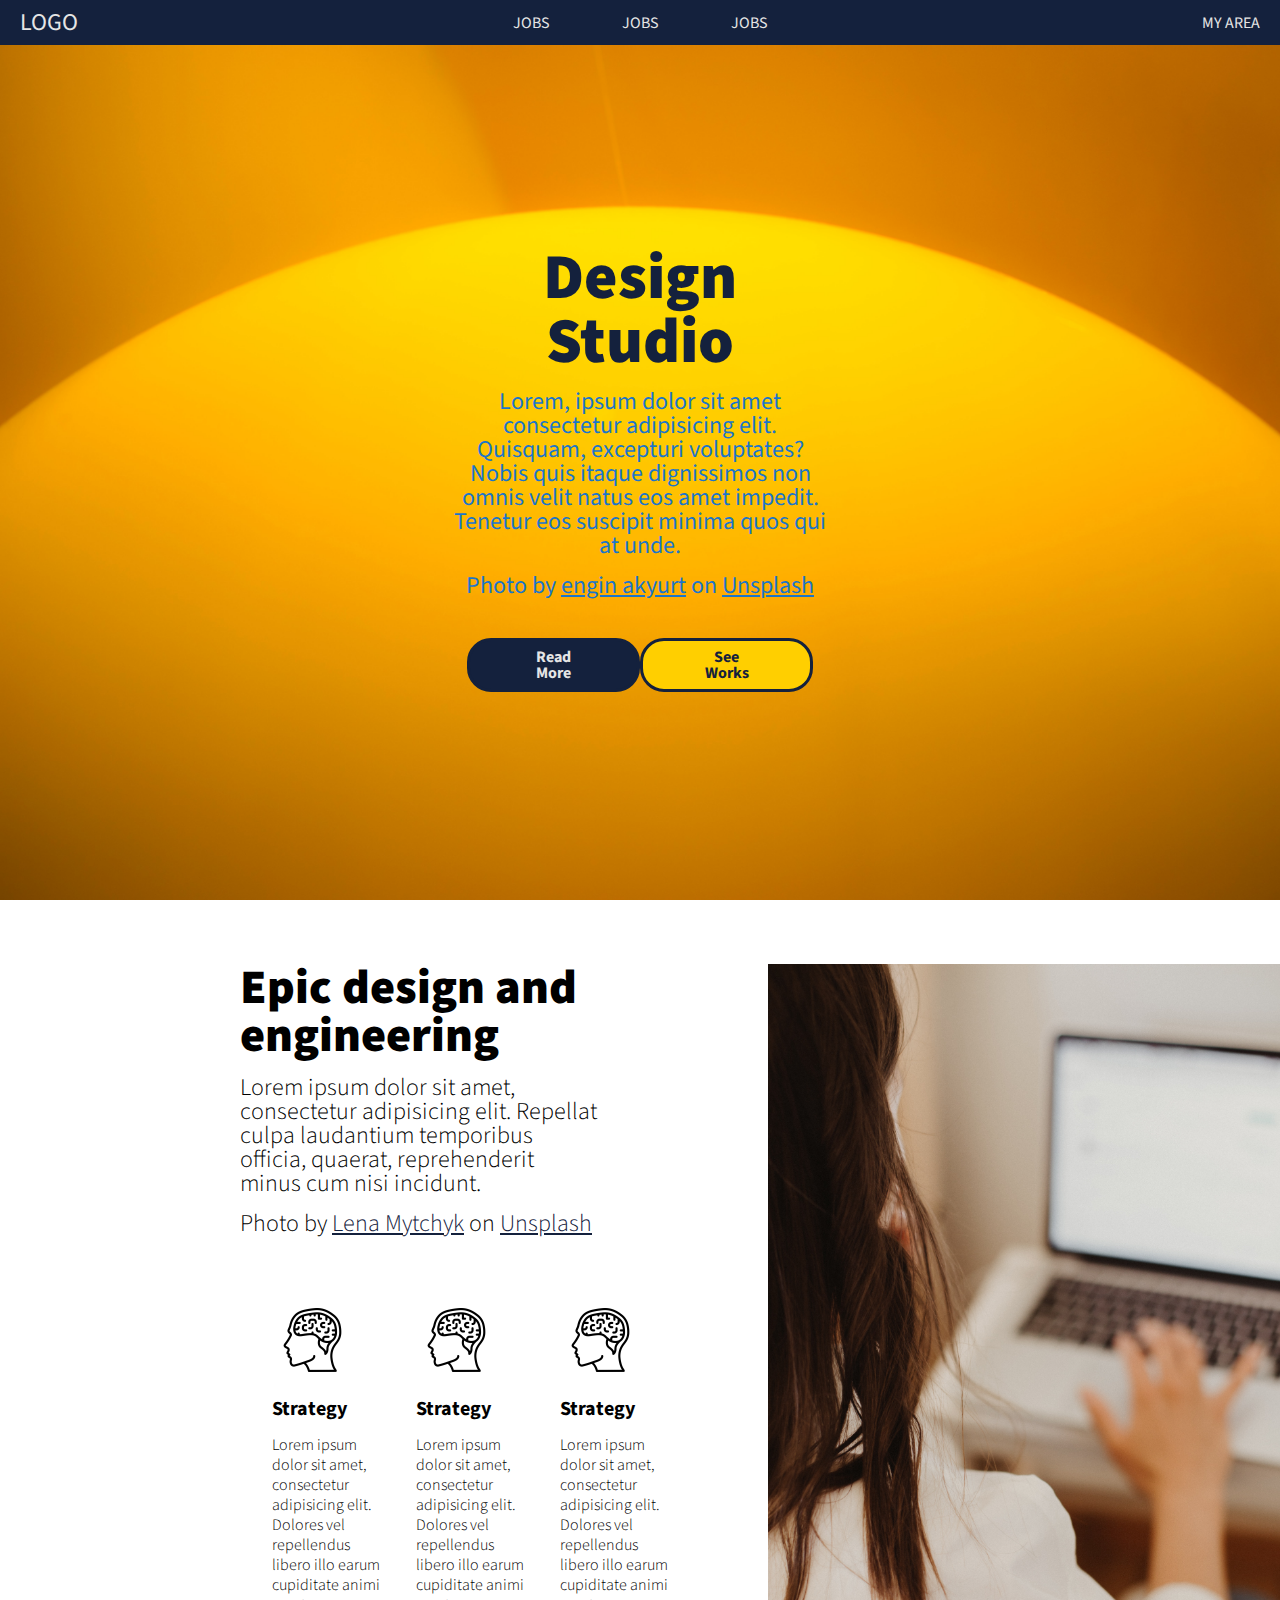
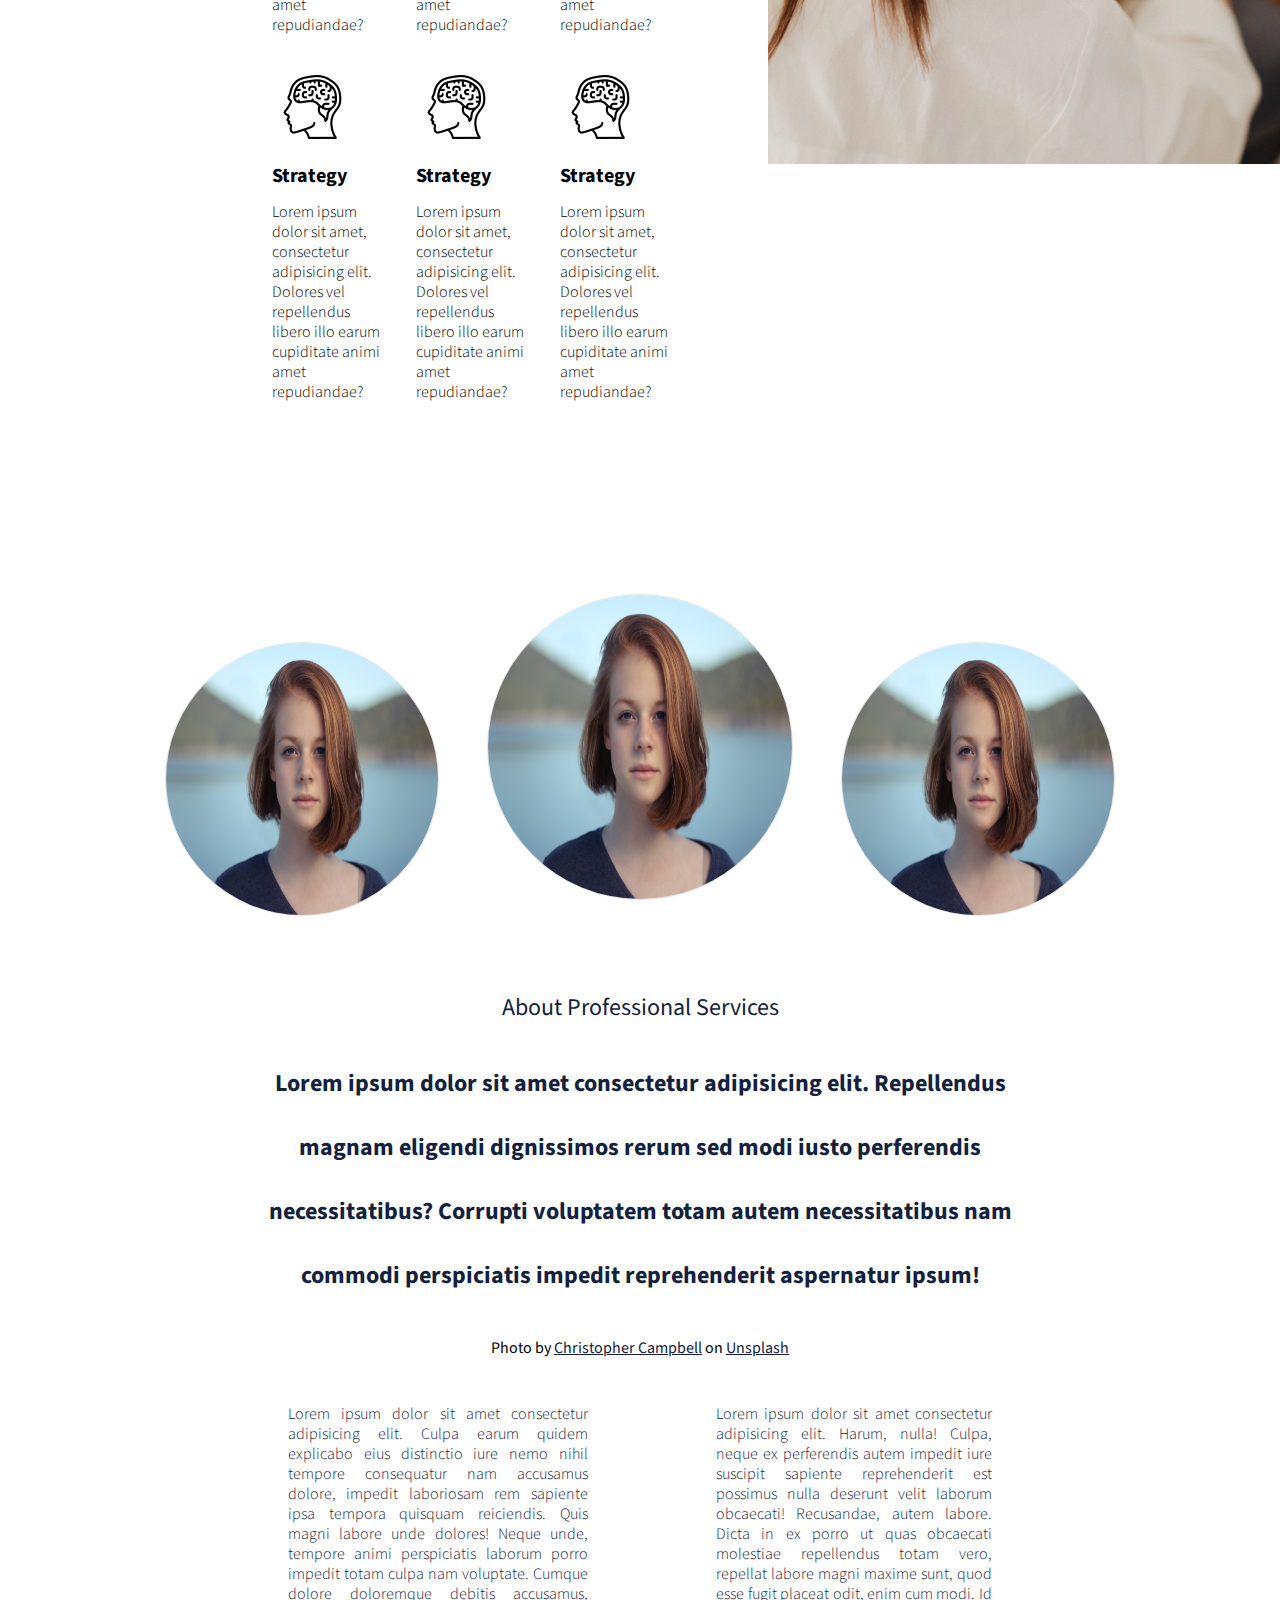
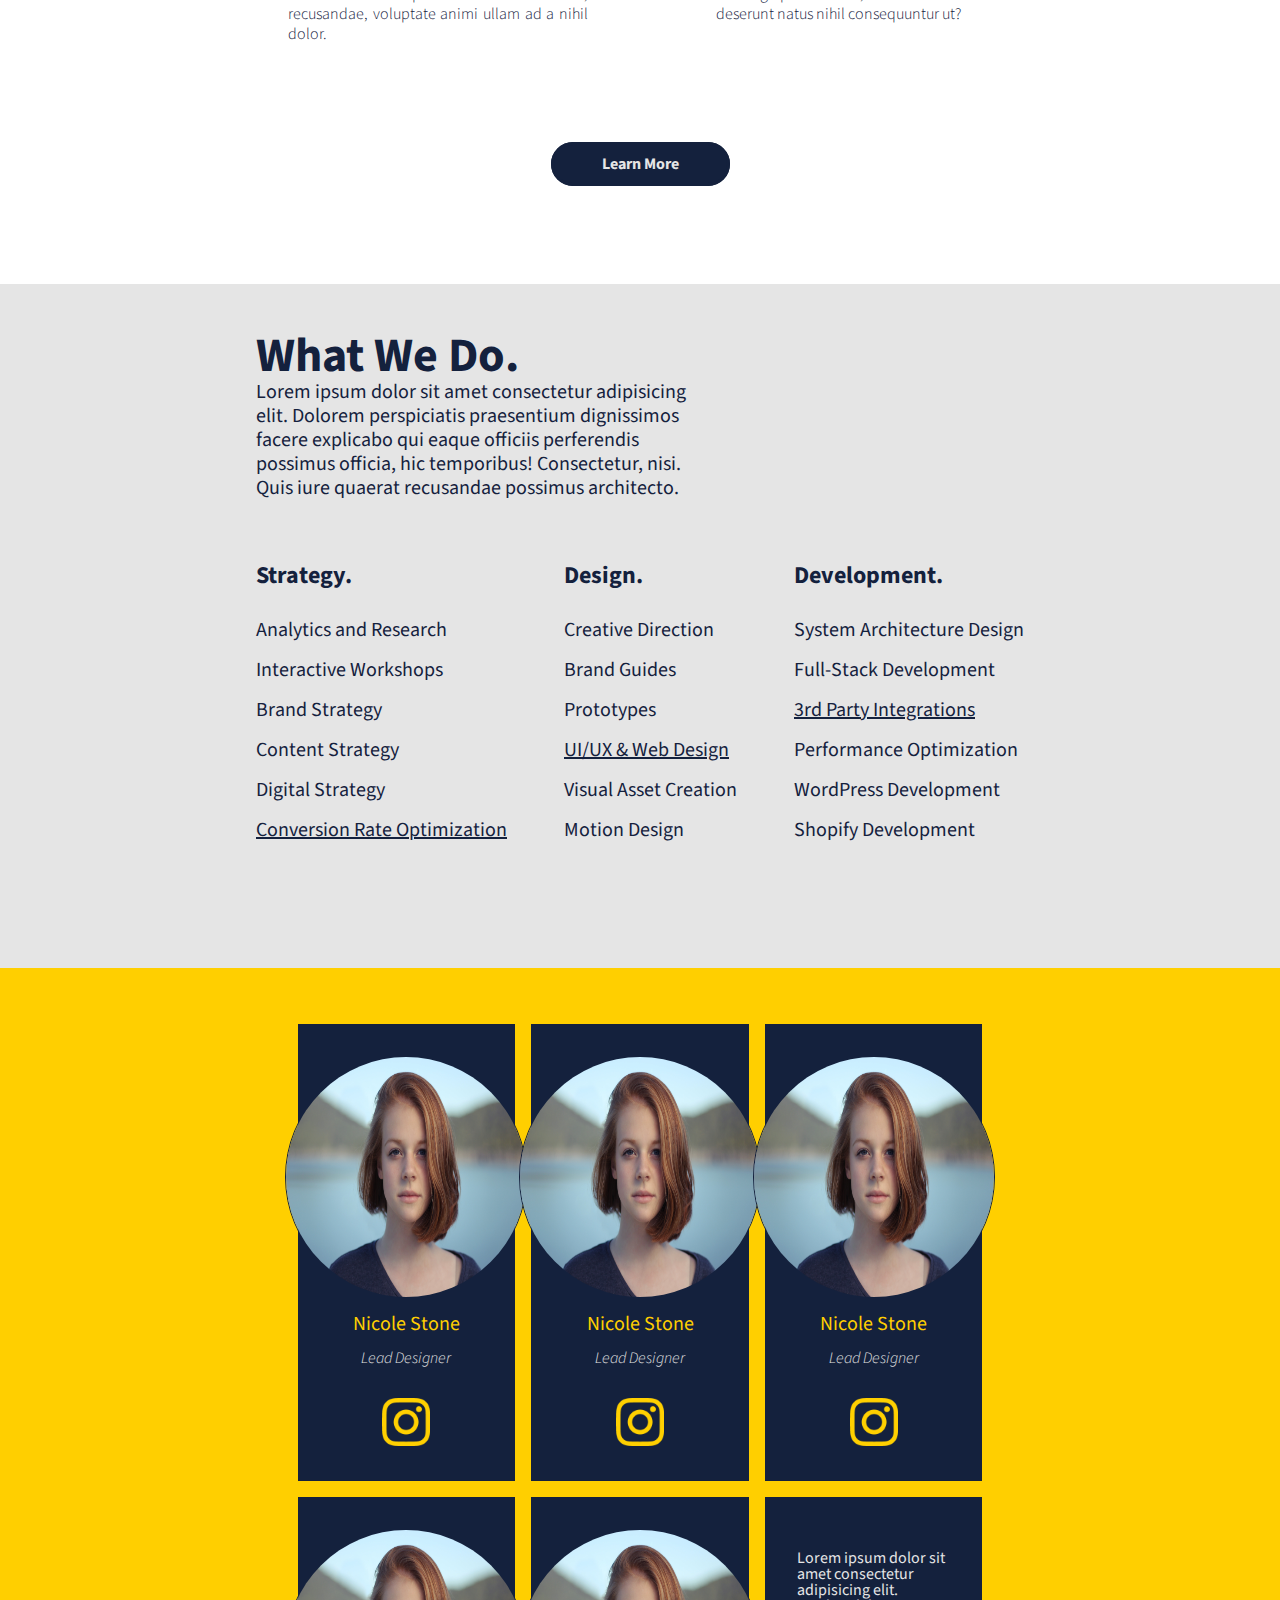
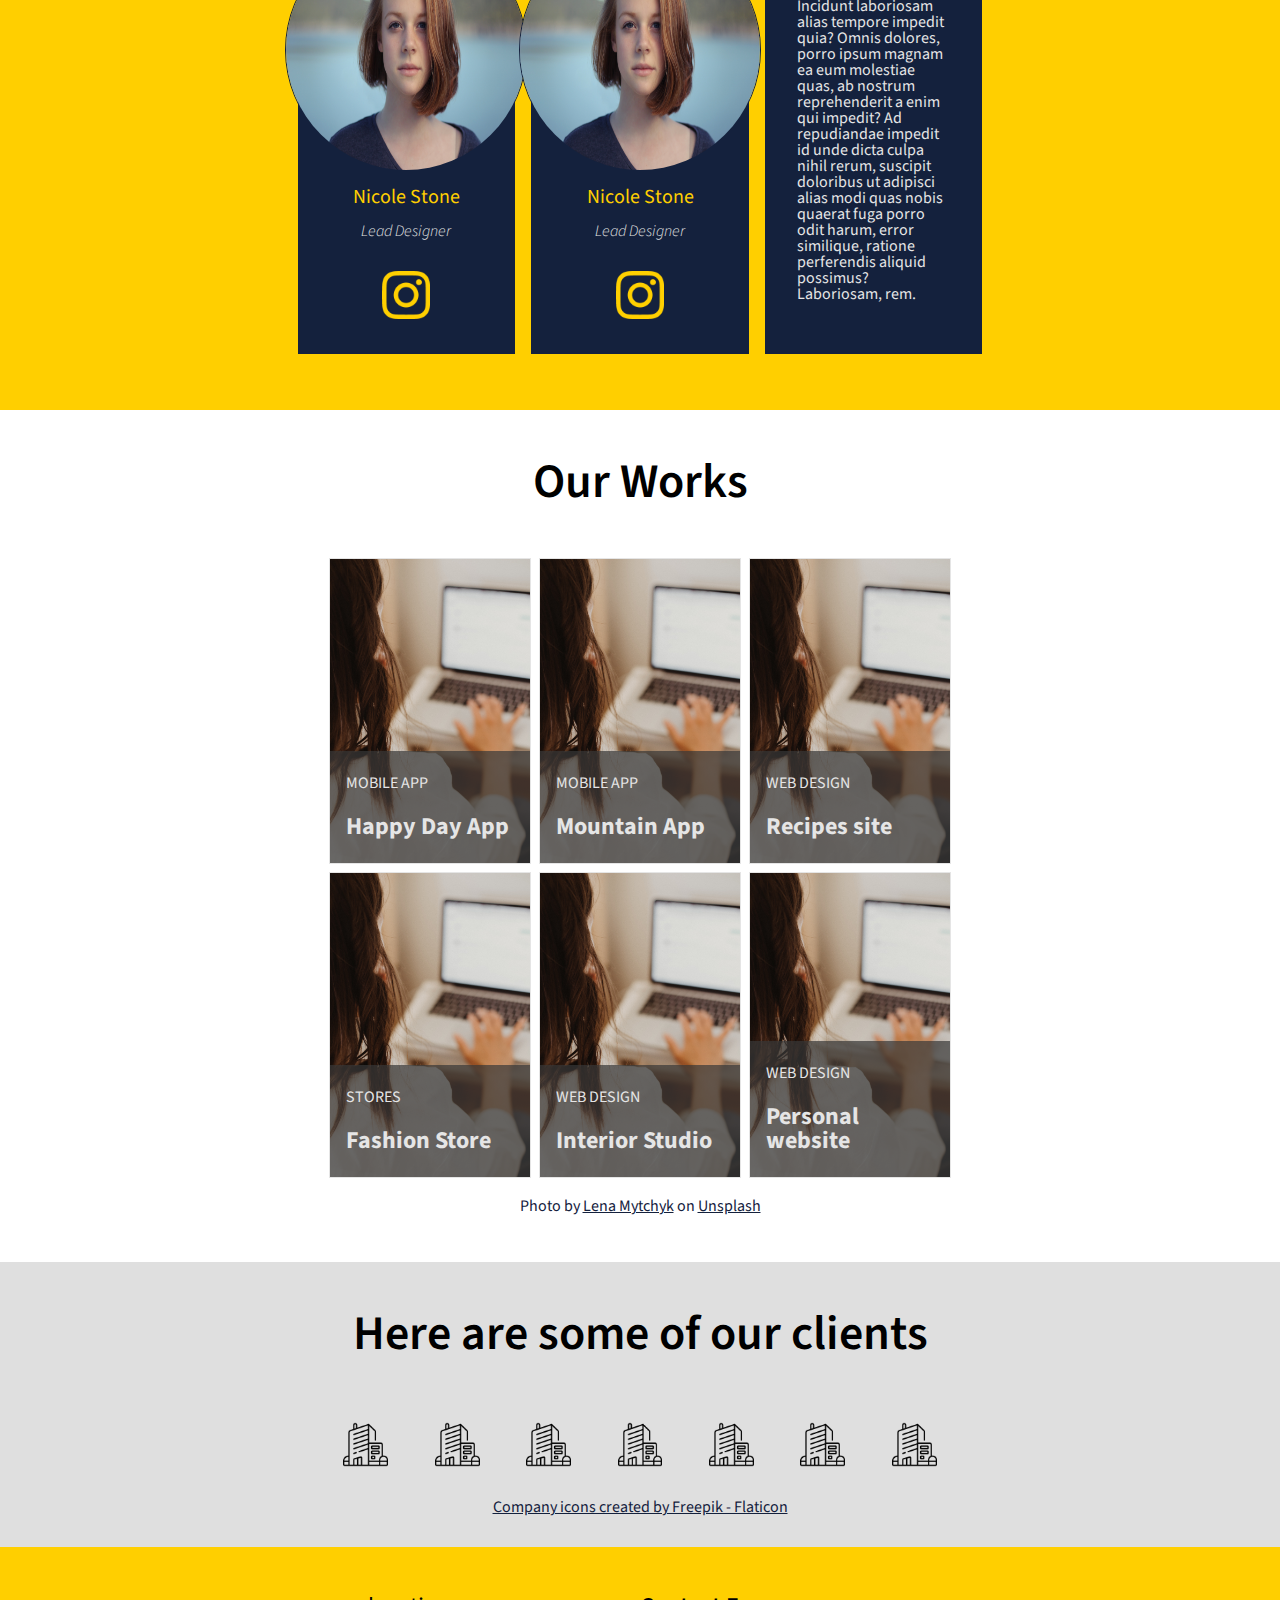
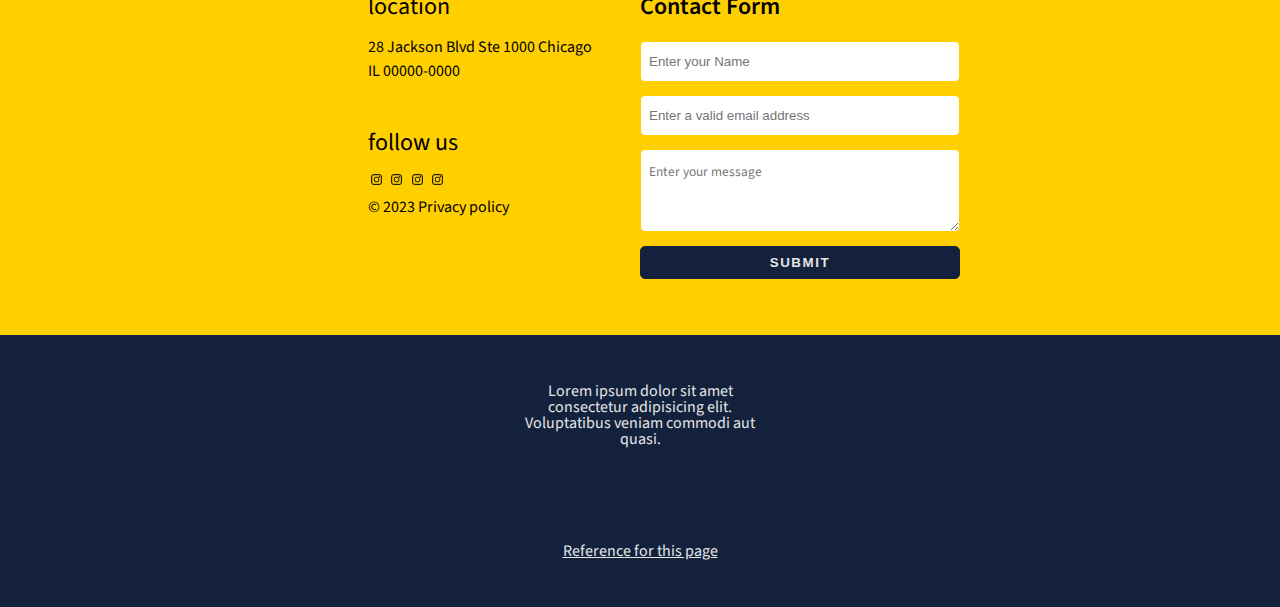
<file: DigitalMarketing_html_css/index.html>
<!DOCTYPE html>
<html lang="en">
<head>
    <meta charset="UTF-8">
    <meta http-equiv="X-UA-Compatible" content="IE=edge">
    <meta name="viewport" content="width=device-width, initial-scale=1.0">
    <title>Digital Marketing</title>
    <link rel="stylesheet" href="reset.css">
    <link rel="preconnect" href="https://fonts.googleapis.com">
    <link rel="preconnect" href="https://fonts.gstatic.com" crossorigin>
    <link href="https://fonts.googleapis.com/css2?family=Source+Sans+Pro:wght@300;400;600;700;900&display=swap" rel="stylesheet">
    <link rel="stylesheet" href="styles.css">
</head>
<body>
    <header class="header__container">
        <a href="index.html" id="header__logo" class="header__item">logo</a>
        <nav class="header__menu">
            <a href="index.html" class="nav__item header__item">Jobs</a>
            <a href="index.html" class="nav__item header__item">Jobs</a>
            <a href="index.html" class="nav__item header__item">Jobs</a>
        </nav>
        <a href="index.html" id="header__login" class="header__item">My Area</a>
    </header>
    
    <main class="main__container">
        <div class="main__content">
            <h1 id="main__title">Design Studio</h1>
            <p class="main__text">Lorem, ipsum dolor sit amet consectetur adipisicing elit. Quisquam, excepturi voluptates? Nobis quis itaque dignissimos non omnis velit natus eos amet impedit. Tenetur eos suscipit minima quos qui at unde.</p>
            <p class="main__text">Photo by <a href="https://unsplash.com/@enginakyurt?utm_source=unsplash&utm_medium=referral&utm_content=creditCopyText">engin akyurt</a> on <a href="https://unsplash.com/backgrounds/colors/yellow?utm_source=unsplash&utm_medium=referral&utm_content=creditCopyText">Unsplash</a></p>
            <div class="main__buttons">
                <a href="index.html" class="button button__more">Read More</a>
                <a href="index.html" class="button button__works">See Works</a>
            </div>
        </div>
    </main>

    <section class="areas__container">
        <div class="areas__content">
            <div class="areas__intro">
                <h2 class="areas__title">Epic design and engineering</h2>
                <p class="areas__text">Lorem ipsum dolor sit amet, consectetur adipisicing elit. Repellat culpa laudantium temporibus officia, quaerat, reprehenderit minus cum nisi incidunt.</p>
                <p class="areas__text">Photo by <a href="https://unsplash.com/@ellienelie?utm_source=unsplash&utm_medium=referral&utm_content=creditCopyText">Lena Mytchyk</a> on <a href="https://unsplash.com/wallpapers/desktop/laptop?utm_source=unsplash&utm_medium=referral&utm_content=creditCopyText">Unsplash</a></p>
            </div>
            <div class="areas__panel">
                <div class="areas__card">
                    <img src="brain.png" class="card__image" alt="brain icon">
                    <h3 class="card__title">Strategy</h3>
                    <p class="card__text">Lorem ipsum dolor sit amet, consectetur adipisicing elit. Dolores vel repellendus libero illo earum cupiditate animi amet repudiandae?</p>
                </div>
                <div class="areas__card">
                    <img src="brain.png" class="card__image" alt="brain icon">
                    <h3 class="card__title">Strategy</h3>
                    <p class="card__text">Lorem ipsum dolor sit amet, consectetur adipisicing elit. Dolores vel repellendus libero illo earum cupiditate animi amet repudiandae?</p>
                </div>
                <div class="areas__card">
                    <img src="brain.png" class="card__image" alt="brain icon">
                    <h3 class="card__title">Strategy</h3>
                    <p class="card__text">Lorem ipsum dolor sit amet, consectetur adipisicing elit. Dolores vel repellendus libero illo earum cupiditate animi amet repudiandae?</p>
                </div>
                <div class="areas__card">
                    <img src="brain.png" class="card__image" alt="brain icon">
                    <h3 class="card__title">Strategy</h3>
                    <p class="card__text">Lorem ipsum dolor sit amet, consectetur adipisicing elit. Dolores vel repellendus libero illo earum cupiditate animi amet repudiandae?</p>
                </div>
                <div class="areas__card">
                    <img src="brain.png" class="card__image" alt="brain icon">
                    <h3 class="card__title">Strategy</h3>
                    <p class="card__text">Lorem ipsum dolor sit amet, consectetur adipisicing elit. Dolores vel repellendus libero illo earum cupiditate animi amet repudiandae?</p>
                </div>
                <div class="areas__card">
                    <img src="brain.png" class="card__image" alt="brain icon">
                    <h3 class="card__title">Strategy</h3>
                    <p class="card__text">Lorem ipsum dolor sit amet, consectetur adipisicing elit. Dolores vel repellendus libero illo earum cupiditate animi amet repudiandae?</p>
                </div>
            </div>
        </div>
        <img src="laptop.jpg" class="areas__image" alt="laptop image">
    </section>

    <section class="duty__container">
        <div class="duty__photos">
            <img src="person.jpg" class="duty__img duty__img_corner" alt="photo of an professional">
            <img src="person.jpg" class="duty__img duty__img_center" alt="photo of an professional">
            <img src="person.jpg" class="duty__img duty__img_corner" alt="photo of an professional">
        </div>
        <h3 class="duty__title">About Professional Services</h3>
        <p class="duty__text">Lorem ipsum dolor sit amet consectetur adipisicing elit. Repellendus magnam eligendi dignissimos rerum sed modi iusto perferendis necessitatibus? Corrupti voluptatem totam autem necessitatibus nam commodi perspiciatis impedit reprehenderit aspernatur ipsum!</p>
        <p class="duty__photoref">Photo by <a href="https://unsplash.com/@chrisjoelcampbell?utm_source=unsplash&utm_medium=referral&utm_content=creditCopyText">Christopher Campbell</a> on <a href="https://unsplash.com/images/people?utm_source=unsplash&utm_medium=referral&utm_content=creditCopyText">Unsplash</a></p>
        <div class="duty__articles_container">
            <article class="duty__article">Lorem ipsum dolor sit amet consectetur adipisicing elit. Culpa earum quidem explicabo eius distinctio iure nemo nihil tempore consequatur nam accusamus dolore, impedit laboriosam rem sapiente ipsa tempora quisquam reiciendis.
            Quis magni labore unde dolores! Neque unde, tempore animi perspiciatis laborum porro impedit totam culpa nam voluptate. Cumque dolore doloremque debitis accusamus, recusandae, voluptate animi ullam ad a nihil dolor.</article>
            <article class="duty__article">Lorem ipsum dolor sit amet consectetur adipisicing elit. Harum, nulla! Culpa, neque ex perferendis autem impedit iure suscipit sapiente reprehenderit est possimus nulla deserunt velit laborum obcaecati! Recusandae, autem labore.
            Dicta in ex porro ut quas obcaecati molestiae repellendus totam vero, repellat labore magni maxime sunt, quod esse fugit placeat odit, enim cum modi. Id deserunt natus nihil consequuntur ut?</article>
        </div>
        <a href="index.html" class="button button__more">Learn More</a>
    </section>
    
    <section class="wedo__container">
        <div class="wedo__apresentation">
            <h2 class="wedo__title">What We Do.</h2>
            <p class="wedo__text">Lorem ipsum dolor sit amet consectetur adipisicing elit. Dolorem perspiciatis praesentium dignissimos facere explicabo qui eaque officiis perferendis possimus officia, hic temporibus! Consectetur, nisi. Quis iure quaerat recusandae possimus architecto.</p>
        </div>
        <div class="wedo__areas">
            <div class="wedo__segment">
                <h3 class="segment__title">Strategy.</h3>
                <p class="segment__type">Analytics and Research</p>
                <p class="segment__type">Interactive Workshops</p>
                <p class="segment__type">Brand Strategy</p>
                <p class="segment__type">Content Strategy</p>
                <p class="segment__type">Digital Strategy</p>
                <p class="segment__type"><a href="index.html">Conversion Rate Optimization</a></p>
            </div>
            <div class="wedo__segment">
                <h3 class="segment__title">Design.</h3>
                <p class="segment__type">Creative Direction</p>
                <p class="segment__type">Brand Guides</p>
                <p class="segment__type">Prototypes</p>
                <p class="segment__type"><a href="index.html">UI/UX & Web Design</a></p>
                <p class="segment__type">Visual Asset Creation</p>
                <p class="segment__type">Motion Design</p>
            </div>
            <div class="wedo__segment">
                <h3 class="segment__title">Development.</h3>
                <p class="segment__type">System Architecture Design</p>
                <p class="segment__type">Full-Stack Development</p>
                <p class="segment__type"><a href="index.html">3rd Party Integrations</a></p>
                <p class="segment__type">Performance Optimization</p>
                <p class="segment__type">WordPress Development</p>
                <p class="segment__type">Shopify Development</p>
            </div>
        </div>
    </section>

    <section class="team__container">
        <div class="team__division">
            <div class="team__card">
                <img src="person.jpg" class="teamcard__photo" alt="photo of an employee">
                <h3 class="teamcard__name">Nicole Stone</h3>
                <p class="teamcard__role">Lead Designer</p>
                <a href="https://www.instagram.com/"><img src="instagram_icon_yellow.png" class="teamcard__igicon" alt="instagram icon"></a>
            </div>
            <div class="team__card">
                <img src="person.jpg" class="teamcard__photo" alt="photo of an employee">
                <h3 class="teamcard__name">Nicole Stone</h3>
                <p class="teamcard__role">Lead Designer</p>
                <a href="https://www.instagram.com/"><img src="instagram_icon_yellow.png" class="teamcard__igicon" alt="instagram icon"></a>
            </div>
            <div class="team__card">
                <img src="person.jpg" class="teamcard__photo" alt="photo of an employee">
                <h3 class="teamcard__name">Nicole Stone</h3>
                <p class="teamcard__role">Lead Designer</p>
                <a href="https://www.instagram.com/"><img src="instagram_icon_yellow.png" class="teamcard__igicon" alt="instagram icon"></a>
            </div>
            <div class="team__card">
                <img src="person.jpg" class="teamcard__photo" alt="photo of an employee">
                <h3 class="teamcard__name">Nicole Stone</h3>
                <p class="teamcard__role">Lead Designer</p>
                <a href="https://www.instagram.com/"><img src="instagram_icon_yellow.png" class="teamcard__igicon" alt="instagram icon"></a>
            </div>
            <div class="team__card">
                <img src="person.jpg" class="teamcard__photo" alt="photo of an employee">
                <h3 class="teamcard__name">Nicole Stone</h3>
                <p class="teamcard__role">Lead Designer</p>
                <a href="https://www.instagram.com/"><img src="instagram_icon_yellow.png" class="teamcard__igicon" alt="instagram icon"></a>
            </div>
            <div class="team__card card__onlytext">
                <p class="teamcard__text">Lorem ipsum dolor sit amet consectetur adipisicing elit. Incidunt laboriosam alias tempore impedit quia? Omnis dolores, porro ipsum magnam ea eum molestiae quas, ab nostrum reprehenderit a enim qui impedit?
                Ad repudiandae impedit id unde dicta culpa nihil rerum, suscipit doloribus ut adipisci alias modi quas nobis quaerat fuga porro odit harum, error similique, ratione perferendis aliquid possimus? Laboriosam, rem.</p>
            </div>
        </div>
    </section>

    <section class="works__container">
        <div class="works__division">
            <h2 class="works__title">Our Works</h2>
            <div class="works__cards_container">
                <div class="workcard workcard__bg">
                    <div class="workcard__text">
                        <p class="workcard__role">Mobile App</p>
                        <h3 class="workcard__appname">Happy Day App</h3>
                    </div>
                </div>
                <div class="workcard workcard__bg">
                    <div class="workcard__text">
                        <p class="workcard__role">Mobile App</p>
                        <h3 class="workcard__appname">Mountain App</h3>
                    </div>
                </div>
                <div class="workcard workcard__bg">
                    <div class="workcard__text">
                        <p class="workcard__role">Web Design</p>
                        <h3 class="workcard__appname">Recipes site</h3>
                    </div>
                </div>
                <div class="workcard workcard__bg">
                    <div class="workcard__text">
                        <p class="workcard__role">Stores</p>
                        <h3 class="workcard__appname">Fashion Store</h3>
                    </div>
                </div>
                <div class="workcard workcard__bg">
                    <div class="workcard__text">
                        <p class="workcard__role">Web Design</p>
                        <h3 class="workcard__appname">Interior Studio</h3>
                    </div>
                </div>
                <div class="workcard workcard__bg">
                    <div class="workcard__text">
                        <p class="workcard__role">Web Design</p>
                        <h3 class="workcard__appname">Personal website</h3>
                    </div>
                </div>
            </div>
            <p class="works__photoref">Photo by <a href="https://unsplash.com/@ellienelie?utm_source=unsplash&utm_medium=referral&utm_content=creditCopyText">Lena Mytchyk</a> on <a href="https://unsplash.com/wallpapers/desktop/laptop?utm_source=unsplash&utm_medium=referral&utm_content=creditCopyText">Unsplash</a></p>
        </div>
    </section>

    <section class="clients__container">
        <h2 class="clients__title">Here are some of our clients</h2>
        <div class="clients__companys">
            <img src="building_icon.png" alt="icon representing a company" class="company__icon">
            <img src="building_icon.png" alt="icon representing a company" class="company__icon">
            <img src="building_icon.png" alt="icon representing a company" class="company__icon">
            <img src="building_icon.png" alt="icon representing a company" class="company__icon">
            <img src="building_icon.png" alt="icon representing a company" class="company__icon">
            <img src="building_icon.png" alt="icon representing a company" class="company__icon">
            <img src="building_icon.png" alt="icon representing a company" class="company__icon">
        </div>
        <a href="https://www.flaticon.com/free-icons/company" title="company icons" class="clients__link">Company icons created by Freepik - Flaticon</a>
    </section>

    <section class="contact__container">
        <div class="contact__division">
            <div class="contact__info">
                <div class="contact__location">
                    <h4 class="location__title">location</h4>
                    <p class="location__text">28 Jackson Blvd Ste 1000 Chicago</p>
                    <p class="location__text">IL 00000-0000</p>
                </div>
                <div class="contact__followus">
                    <h4 class="followus__title">follow us</h4>
                    <div class="followus__icons">
                        <a href="https://www.instagram.com/"><img src="instagram_icon.png" alt="instagram icon" class="socialmedia__icons"></a>
                        <a href="https://www.instagram.com/"><img src="instagram_icon.png" alt="instagram icon" class="socialmedia__icons"></a>
                        <a href="https://www.instagram.com/"><img src="instagram_icon.png" alt="instagram icon" class="socialmedia__icons"></a>
                        <a href="https://www.instagram.com/"><img src="instagram_icon.png" alt="instagram icon" class="socialmedia__icons"></a>
                    </div>
                    <p class="followus__copyright">&#169 2023 Privacy policy</p>
                </div>
            </div>
            <form action="" class="contact__form">
                <h4 class="form__title">Contact Form</h4>
                <input type="name" class="input__form" placeholder="Enter your Name">
                <input type="email" class="input__form" placeholder="Enter a valid email address">
                <textarea type="text" rows="3" cols="50" class="input__msg" placeholder="Enter your message"></textarea>
                <button class="form__button">Submit</button>
            </form>
        </div>
    </section>

    <footer class="footer__container">
        <p class="footer__text">Lorem ipsum dolor sit amet consectetur adipisicing elit. Voluptatibus veniam commodi aut quasi.</p>
        <a href="https://nicepage.com/html-templates/preview/the-full-service-digital-marketing-agency-3621775?device=desktop" class="footer__reference">Reference for this page</a>
    </footer>

</body>
</html>
</file>
<file: DigitalMarketing_html_css/styles.css>
@import url(header_styles.css);
@import url(main_styles.css);
@import url(areas_styles.css);
@import url(duty_styles.css);
@import url(wedo_styles.css);
@import url(team_styles.css);
@import url(works_styles.css);
@import url(clients_styles.css);
@import url(contact_styles.css);

:root{
    --color-white: #E5E5E5;
    --color-blue: #14213D;
    --color-blue-soft:#1b75ca;
    --color-yellow: #ffcf00;
    --color-grey:#DFDFDF;
    --font: 'Source Sans Pro', sans-serif;
}

body{
    font-family: var(--font);
}

.footer__container{
    text-align: center;
    background-color: var(--color-blue);
}

.footer__reference{
    display: inline-block;
}

.footer__text, .footer__reference{
    width: 20%;
    color: var(--color-white);
    margin: 0 auto;
    padding: 3rem 0;
}
</file>
